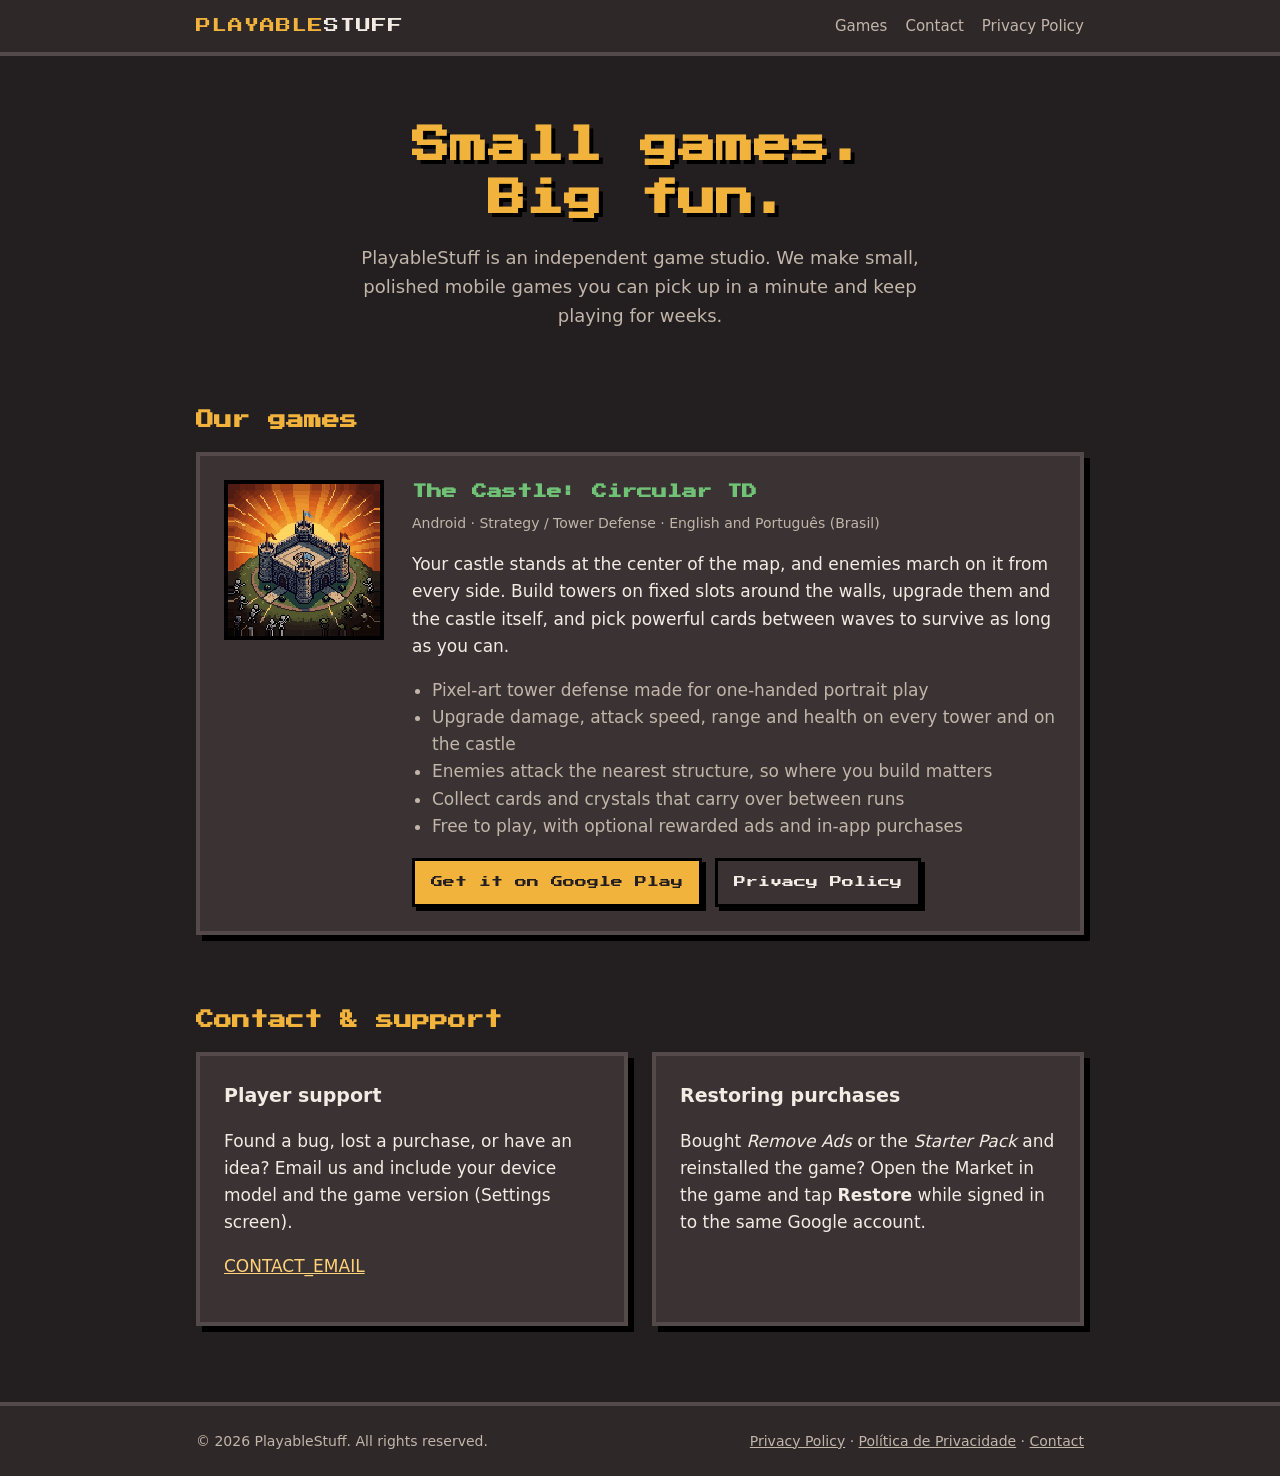
<file: index.html>
<!doctype html>
<html lang="en">
<head>
  <meta charset="utf-8">
  <meta name="viewport" content="width=device-width, initial-scale=1">
  <title>PlayableStuff — Indie Mobile Games</title>
  <meta name="description" content="PlayableStuff is an independent game studio making small, polished mobile games. Our first game is The Castle: Circular TD, a pixel-art tower defense for Android.">
  <link rel="icon" type="image/png" href="assets/the-castle-icon.png">
  <link rel="preconnect" href="https://fonts.googleapis.com">
  <link rel="preconnect" href="https://fonts.gstatic.com" crossorigin>
  <link href="https://fonts.googleapis.com/css2?family=Press+Start+2P&display=swap" rel="stylesheet">
  <link rel="stylesheet" href="assets/style.css">
</head>
<body>
  <header class="site-header">
    <div class="wrap">
      <a class="brand" href="index.html">PLAYABLE<span>STUFF</span></a>
      <nav class="nav">
        <a href="#games">Games</a>
        <a href="#contact">Contact</a>
        <a href="privacy.html">Privacy Policy</a>
      </nav>
    </div>
  </header>

  <main>
    <div class="wrap">
      <section class="hero">
        <h1>Small games.<br>Big fun.</h1>
        <p>PlayableStuff is an independent game studio. We make small, polished mobile games you can pick up in a minute and keep playing for weeks.</p>
      </section>

      <section id="games">
        <h2>Our games</h2>
        <div class="card game">
          <img src="assets/the-castle-icon.png" alt="The Castle: Circular TD app icon" width="160" height="160">
          <div>
            <h3>The Castle: Circular TD</h3>
            <p class="meta">Android · Strategy / Tower Defense · English and Português (Brasil)</p>
            <p>Your castle stands at the center of the map, and enemies march on it from every side. Build towers on fixed slots around the walls, upgrade them and the castle itself, and pick powerful cards between waves to survive as long as you can.</p>
            <ul>
              <li>Pixel-art tower defense made for one-handed portrait play</li>
              <li>Upgrade damage, attack speed, range and health on every tower and on the castle</li>
              <li>Enemies attack the nearest structure, so where you build matters</li>
              <li>Collect cards and crystals that carry over between runs</li>
              <li>Free to play, with optional rewarded ads and in-app purchases</li>
            </ul>
            <!-- Replace href with the real store link once the listing is live:
                 https://play.google.com/store/apps/details?id=com.playablestuff.thecastle -->
            <a class="btn" href="https://play.google.com/store/apps/details?id=com.playablestuff.thecastle">Get it on Google Play</a>
            <a class="btn secondary" href="privacy.html">Privacy Policy</a>
          </div>
        </div>
      </section>

      <section id="contact">
        <h2>Contact &amp; support</h2>
        <div class="grid-2">
          <div class="card">
            <h3 style="margin-top:0">Player support</h3>
            <p>Found a bug, lost a purchase, or have an idea? Email us and include your device model and the game version (Settings screen).</p>
            <p><a href="mailto:CONTACT_EMAIL">CONTACT_EMAIL</a></p>
          </div>
          <div class="card">
            <h3 style="margin-top:0">Restoring purchases</h3>
            <p>Bought <em>Remove Ads</em> or the <em>Starter Pack</em> and reinstalled the game? Open the Market in the game and tap <strong>Restore</strong> while signed in to the same Google account.</p>
          </div>
        </div>
      </section>
    </div>
  </main>

  <footer class="site-footer">
    <div class="wrap">
      <span>© 2026 PlayableStuff. All rights reserved.</span>
      <span><a href="privacy.html">Privacy Policy</a> · <a href="privacy-pt.html">Política de Privacidade</a> · <a href="mailto:CONTACT_EMAIL">Contact</a></span>
    </div>
  </footer>
</body>
</html>
</file>
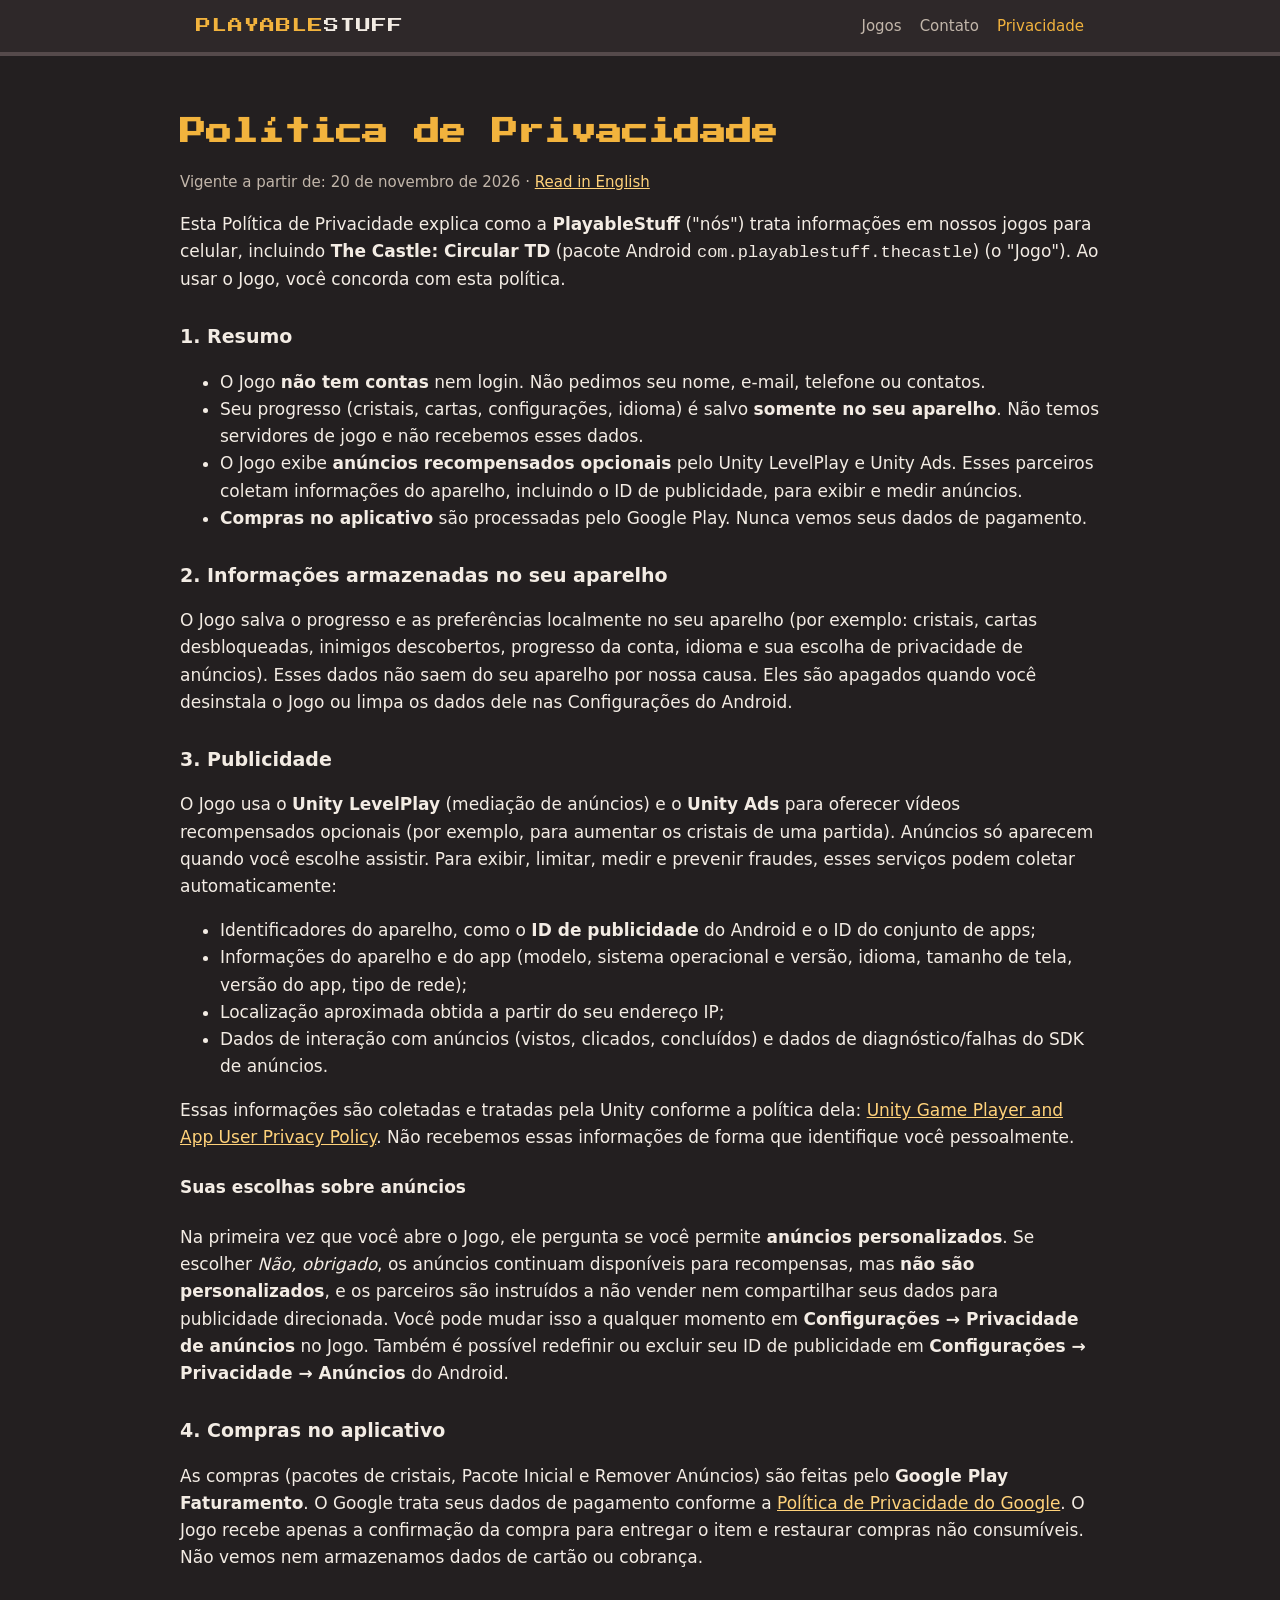
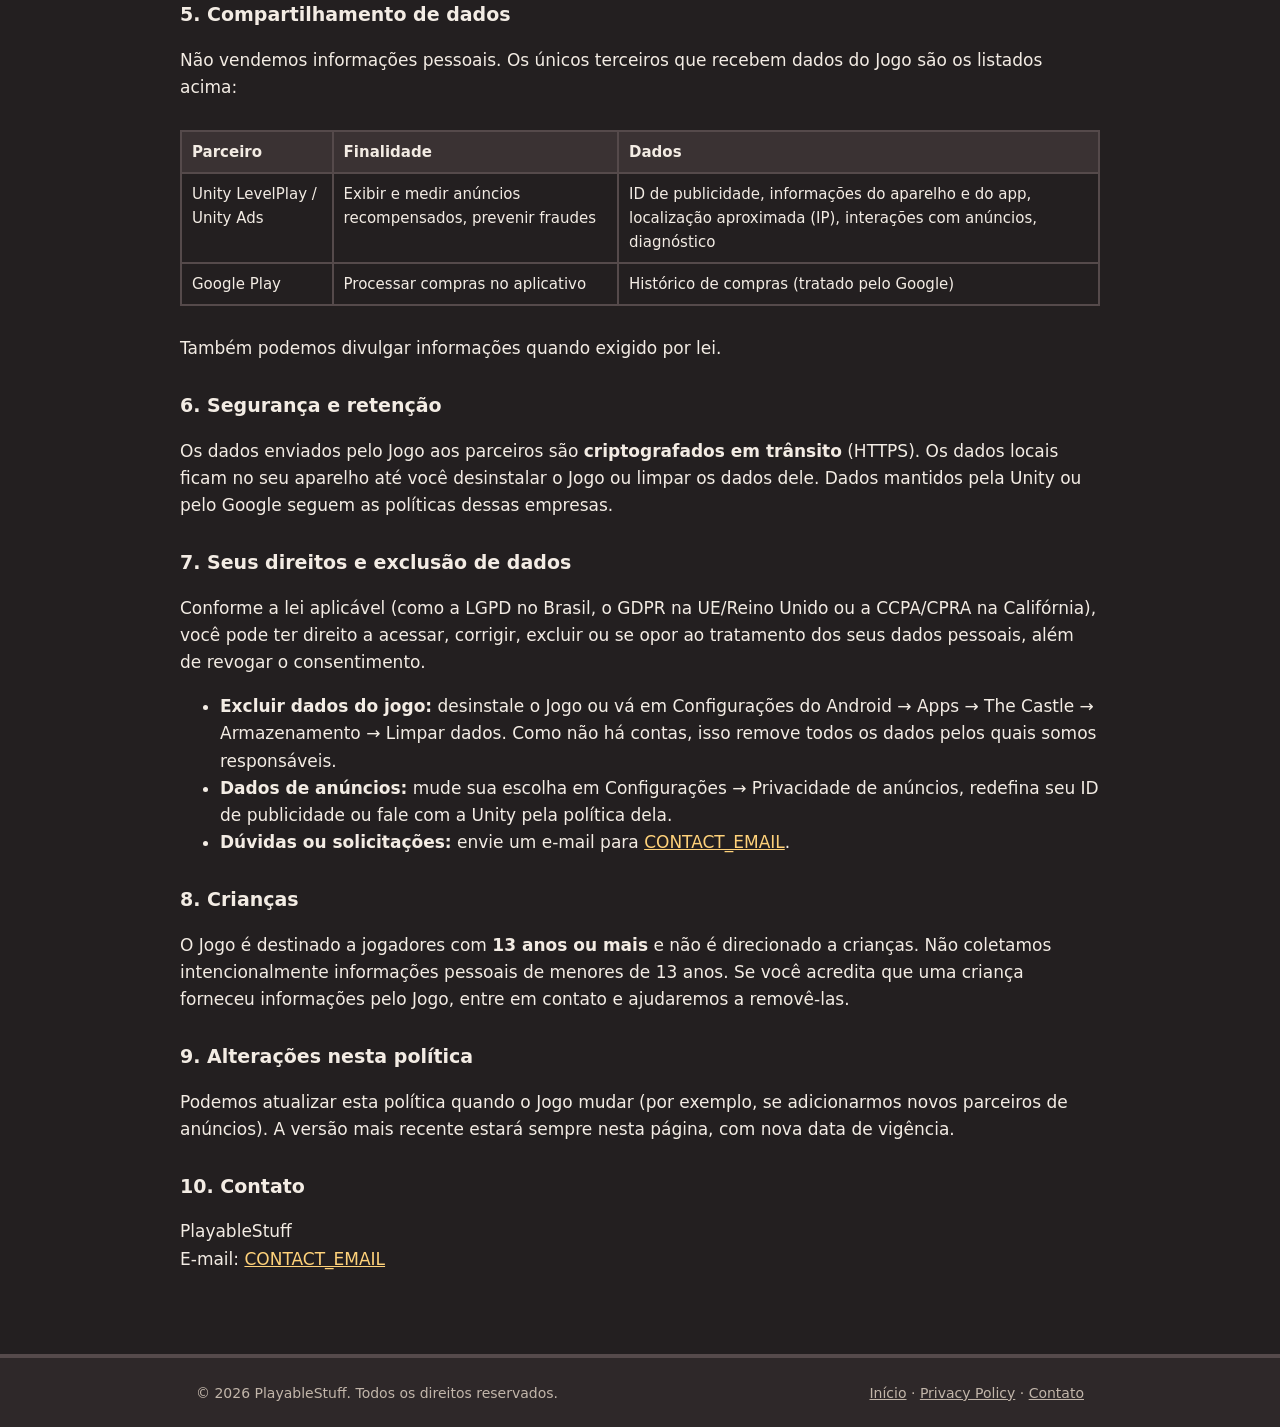
<file: privacy-pt.html>
<!doctype html>
<html lang="pt-BR">
<head>
  <meta charset="utf-8">
  <meta name="viewport" content="width=device-width, initial-scale=1">
  <title>Política de Privacidade — PlayableStuff</title>
  <meta name="description" content="Política de privacidade de The Castle: Circular TD e outros jogos da PlayableStuff.">
  <link rel="icon" type="image/png" href="assets/the-castle-icon.png">
  <link rel="preconnect" href="https://fonts.googleapis.com">
  <link rel="preconnect" href="https://fonts.gstatic.com" crossorigin>
  <link href="https://fonts.googleapis.com/css2?family=Press+Start+2P&display=swap" rel="stylesheet">
  <link rel="stylesheet" href="assets/style.css">
</head>
<body>
  <header class="site-header">
    <div class="wrap">
      <a class="brand" href="index.html">PLAYABLE<span>STUFF</span></a>
      <nav class="nav">
        <a href="index.html#games">Jogos</a>
        <a href="index.html#contact">Contato</a>
        <a href="privacy-pt.html" aria-current="page">Privacidade</a>
      </nav>
    </div>
  </header>

  <main class="wrap legal">
    <h1>Política de Privacidade</h1>
    <p class="updated">Vigente a partir de: 20 de novembro de 2026 · <span class="lang-switch"><a href="privacy.html">Read in English</a></span></p>

    <p>Esta Política de Privacidade explica como a <strong>PlayableStuff</strong> ("nós") trata informações em nossos jogos para celular, incluindo <strong>The Castle: Circular TD</strong> (pacote Android <code>com.playablestuff.thecastle</code>) (o "Jogo"). Ao usar o Jogo, você concorda com esta política.</p>

    <h3>1. Resumo</h3>
    <ul>
      <li>O Jogo <strong>não tem contas</strong> nem login. Não pedimos seu nome, e-mail, telefone ou contatos.</li>
      <li>Seu progresso (cristais, cartas, configurações, idioma) é salvo <strong>somente no seu aparelho</strong>. Não temos servidores de jogo e não recebemos esses dados.</li>
      <li>O Jogo exibe <strong>anúncios recompensados opcionais</strong> pelo Unity LevelPlay e Unity Ads. Esses parceiros coletam informações do aparelho, incluindo o ID de publicidade, para exibir e medir anúncios.</li>
      <li><strong>Compras no aplicativo</strong> são processadas pelo Google Play. Nunca vemos seus dados de pagamento.</li>
    </ul>

    <h3>2. Informações armazenadas no seu aparelho</h3>
    <p>O Jogo salva o progresso e as preferências localmente no seu aparelho (por exemplo: cristais, cartas desbloqueadas, inimigos descobertos, progresso da conta, idioma e sua escolha de privacidade de anúncios). Esses dados não saem do seu aparelho por nossa causa. Eles são apagados quando você desinstala o Jogo ou limpa os dados dele nas Configurações do Android.</p>

    <h3>3. Publicidade</h3>
    <p>O Jogo usa o <strong>Unity LevelPlay</strong> (mediação de anúncios) e o <strong>Unity Ads</strong> para oferecer vídeos recompensados opcionais (por exemplo, para aumentar os cristais de uma partida). Anúncios só aparecem quando você escolhe assistir. Para exibir, limitar, medir e prevenir fraudes, esses serviços podem coletar automaticamente:</p>
    <ul>
      <li>Identificadores do aparelho, como o <strong>ID de publicidade</strong> do Android e o ID do conjunto de apps;</li>
      <li>Informações do aparelho e do app (modelo, sistema operacional e versão, idioma, tamanho de tela, versão do app, tipo de rede);</li>
      <li>Localização aproximada obtida a partir do seu endereço IP;</li>
      <li>Dados de interação com anúncios (vistos, clicados, concluídos) e dados de diagnóstico/falhas do SDK de anúncios.</li>
    </ul>
    <p>Essas informações são coletadas e tratadas pela Unity conforme a política dela: <a href="https://unity.com/legal/game-player-and-app-user-privacy-policy" rel="noopener">Unity Game Player and App User Privacy Policy</a>. Não recebemos essas informações de forma que identifique você pessoalmente.</p>

    <h4>Suas escolhas sobre anúncios</h4>
    <p>Na primeira vez que você abre o Jogo, ele pergunta se você permite <strong>anúncios personalizados</strong>. Se escolher <em>Não, obrigado</em>, os anúncios continuam disponíveis para recompensas, mas <strong>não são personalizados</strong>, e os parceiros são instruídos a não vender nem compartilhar seus dados para publicidade direcionada. Você pode mudar isso a qualquer momento em <strong>Configurações → Privacidade de anúncios</strong> no Jogo. Também é possível redefinir ou excluir seu ID de publicidade em <strong>Configurações → Privacidade → Anúncios</strong> do Android.</p>

    <h3>4. Compras no aplicativo</h3>
    <p>As compras (pacotes de cristais, Pacote Inicial e Remover Anúncios) são feitas pelo <strong>Google Play Faturamento</strong>. O Google trata seus dados de pagamento conforme a <a href="https://policies.google.com/privacy?hl=pt-BR" rel="noopener">Política de Privacidade do Google</a>. O Jogo recebe apenas a confirmação da compra para entregar o item e restaurar compras não consumíveis. Não vemos nem armazenamos dados de cartão ou cobrança.</p>

    <h3>5. Compartilhamento de dados</h3>
    <p>Não vendemos informações pessoais. Os únicos terceiros que recebem dados do Jogo são os listados acima:</p>
    <div class="table-scroll">
      <table>
        <tr><th>Parceiro</th><th>Finalidade</th><th>Dados</th></tr>
        <tr><td>Unity LevelPlay / Unity Ads</td><td>Exibir e medir anúncios recompensados, prevenir fraudes</td><td>ID de publicidade, informações do aparelho e do app, localização aproximada (IP), interações com anúncios, diagnóstico</td></tr>
        <tr><td>Google Play</td><td>Processar compras no aplicativo</td><td>Histórico de compras (tratado pelo Google)</td></tr>
      </table>
    </div>
    <p>Também podemos divulgar informações quando exigido por lei.</p>

    <h3>6. Segurança e retenção</h3>
    <p>Os dados enviados pelo Jogo aos parceiros são <strong>criptografados em trânsito</strong> (HTTPS). Os dados locais ficam no seu aparelho até você desinstalar o Jogo ou limpar os dados dele. Dados mantidos pela Unity ou pelo Google seguem as políticas dessas empresas.</p>

    <h3>7. Seus direitos e exclusão de dados</h3>
    <p>Conforme a lei aplicável (como a LGPD no Brasil, o GDPR na UE/Reino Unido ou a CCPA/CPRA na Califórnia), você pode ter direito a acessar, corrigir, excluir ou se opor ao tratamento dos seus dados pessoais, além de revogar o consentimento.</p>
    <ul>
      <li><strong>Excluir dados do jogo:</strong> desinstale o Jogo ou vá em Configurações do Android → Apps → The Castle → Armazenamento → Limpar dados. Como não há contas, isso remove todos os dados pelos quais somos responsáveis.</li>
      <li><strong>Dados de anúncios:</strong> mude sua escolha em Configurações → Privacidade de anúncios, redefina seu ID de publicidade ou fale com a Unity pela política dela.</li>
      <li><strong>Dúvidas ou solicitações:</strong> envie um e-mail para <a href="mailto:CONTACT_EMAIL">CONTACT_EMAIL</a>.</li>
    </ul>

    <h3>8. Crianças</h3>
    <p>O Jogo é destinado a jogadores com <strong>13 anos ou mais</strong> e não é direcionado a crianças. Não coletamos intencionalmente informações pessoais de menores de 13 anos. Se você acredita que uma criança forneceu informações pelo Jogo, entre em contato e ajudaremos a removê-las.</p>

    <h3>9. Alterações nesta política</h3>
    <p>Podemos atualizar esta política quando o Jogo mudar (por exemplo, se adicionarmos novos parceiros de anúncios). A versão mais recente estará sempre nesta página, com nova data de vigência.</p>

    <h3>10. Contato</h3>
    <p>PlayableStuff<br>E-mail: <a href="mailto:CONTACT_EMAIL">CONTACT_EMAIL</a></p>
  </main>

  <footer class="site-footer">
    <div class="wrap">
      <span>© 2026 PlayableStuff. Todos os direitos reservados.</span>
      <span><a href="index.html">Início</a> · <a href="privacy.html">Privacy Policy</a> · <a href="mailto:CONTACT_EMAIL">Contato</a></span>
    </div>
  </footer>
</body>
</html>
</file>
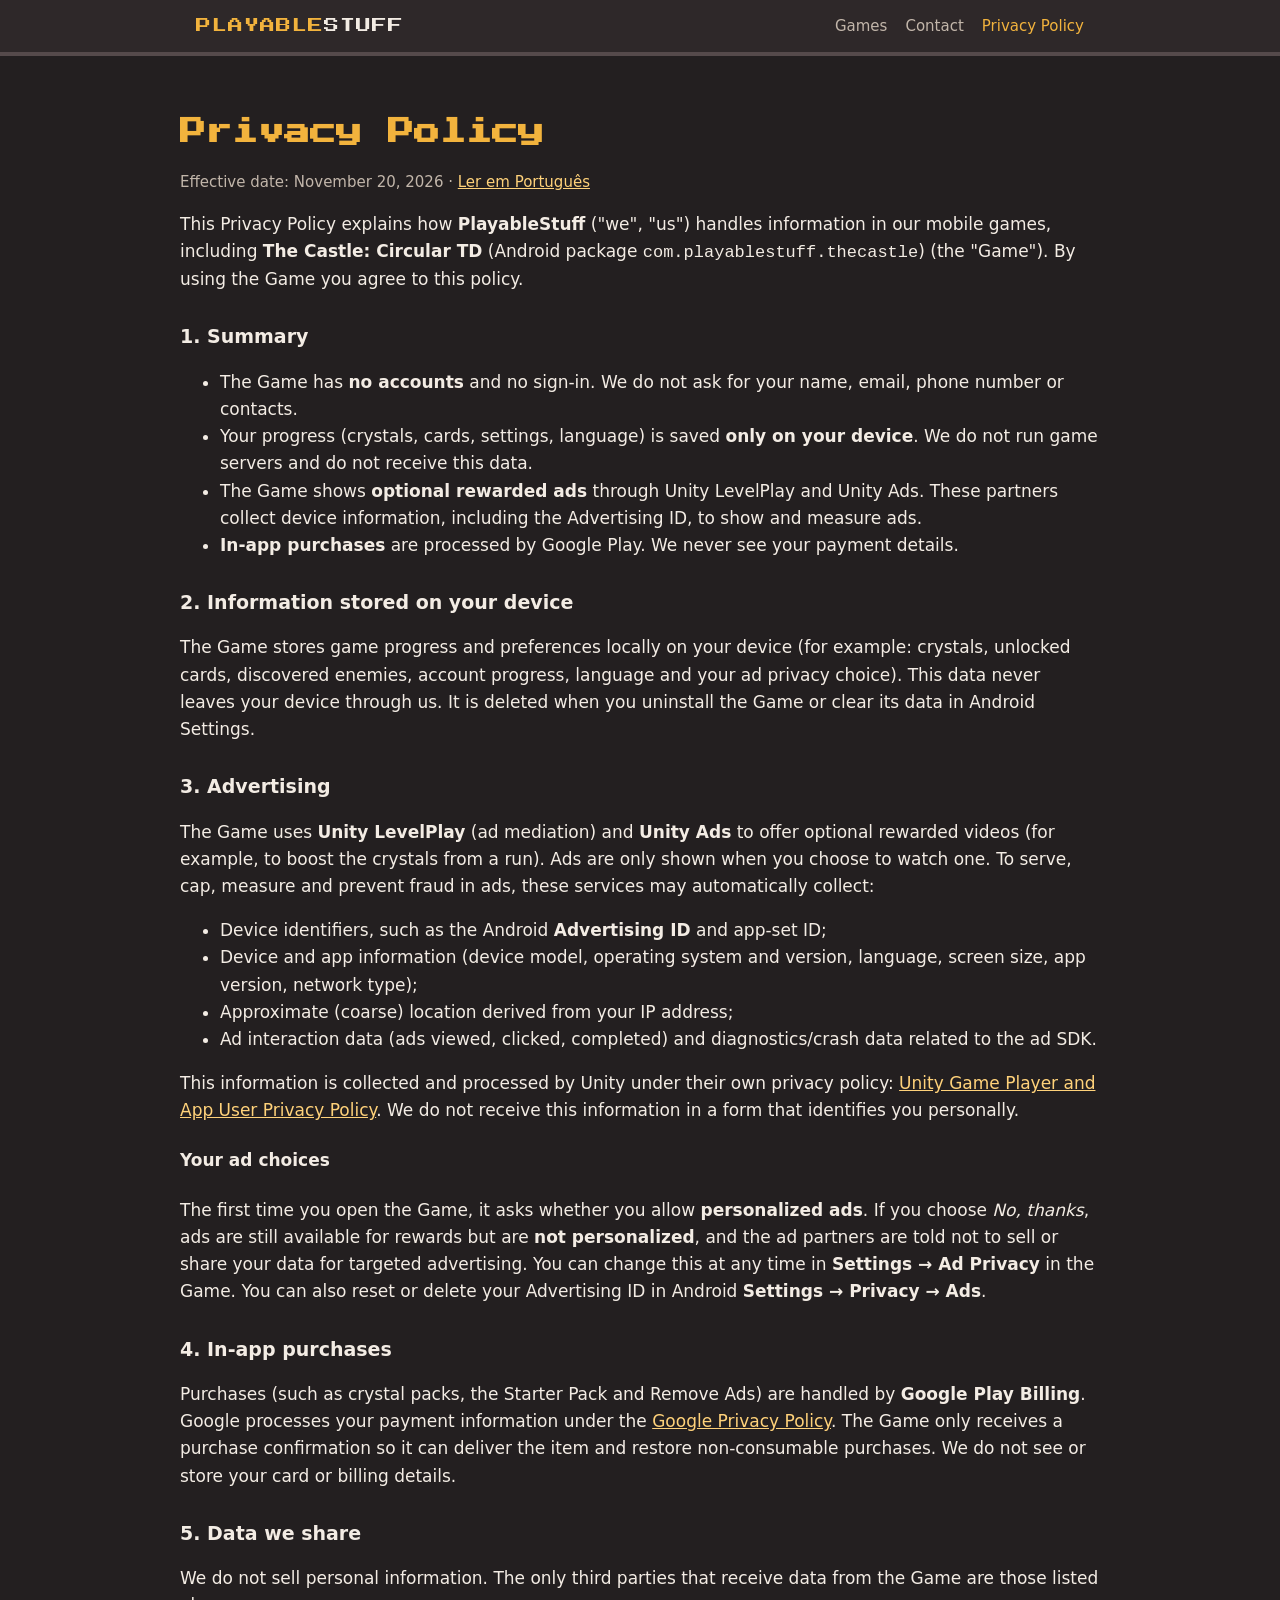
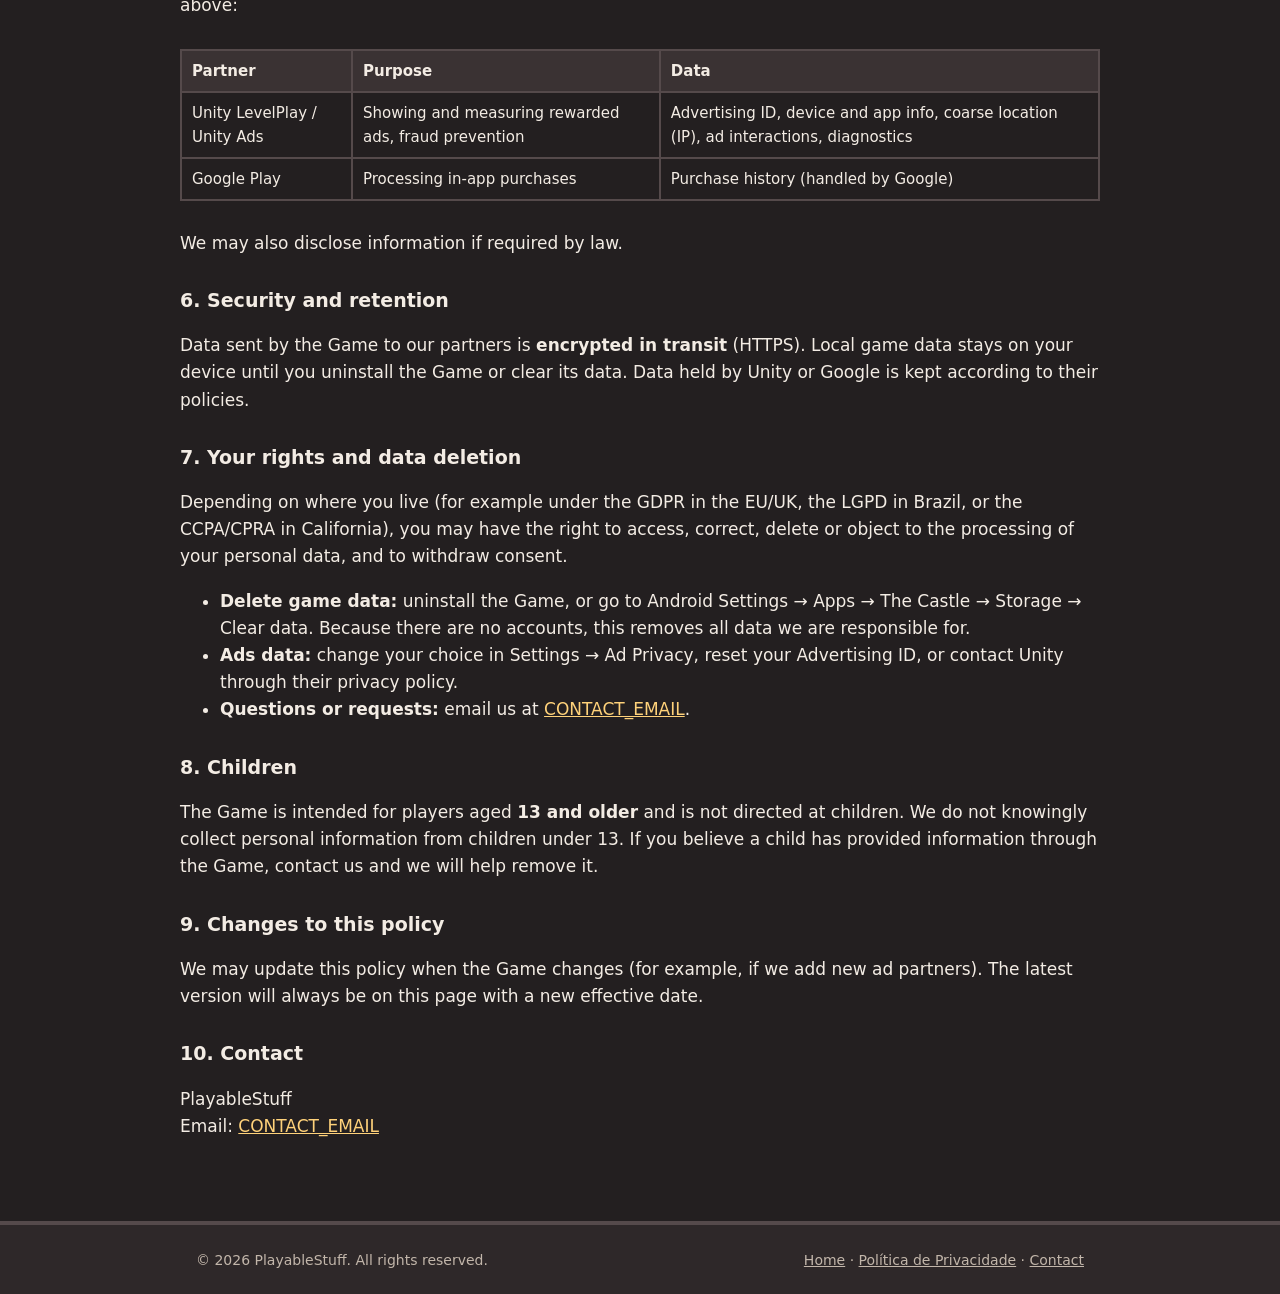
<file: privacy.html>
<!doctype html>
<html lang="en">
<head>
  <meta charset="utf-8">
  <meta name="viewport" content="width=device-width, initial-scale=1">
  <title>Privacy Policy — PlayableStuff</title>
  <meta name="description" content="Privacy policy for The Castle: Circular TD and other PlayableStuff games.">
  <link rel="icon" type="image/png" href="assets/the-castle-icon.png">
  <link rel="preconnect" href="https://fonts.googleapis.com">
  <link rel="preconnect" href="https://fonts.gstatic.com" crossorigin>
  <link href="https://fonts.googleapis.com/css2?family=Press+Start+2P&display=swap" rel="stylesheet">
  <link rel="stylesheet" href="assets/style.css">
</head>
<body>
  <header class="site-header">
    <div class="wrap">
      <a class="brand" href="index.html">PLAYABLE<span>STUFF</span></a>
      <nav class="nav">
        <a href="index.html#games">Games</a>
        <a href="index.html#contact">Contact</a>
        <a href="privacy.html" aria-current="page">Privacy Policy</a>
      </nav>
    </div>
  </header>

  <main class="wrap legal">
    <h1>Privacy Policy</h1>
    <p class="updated">Effective date: November 20, 2026 · <span class="lang-switch"><a href="privacy-pt.html">Ler em Português</a></span></p>

    <p>This Privacy Policy explains how <strong>PlayableStuff</strong> ("we", "us") handles information in our mobile games, including <strong>The Castle: Circular TD</strong> (Android package <code>com.playablestuff.thecastle</code>) (the "Game"). By using the Game you agree to this policy.</p>

    <h3>1. Summary</h3>
    <ul>
      <li>The Game has <strong>no accounts</strong> and no sign-in. We do not ask for your name, email, phone number or contacts.</li>
      <li>Your progress (crystals, cards, settings, language) is saved <strong>only on your device</strong>. We do not run game servers and do not receive this data.</li>
      <li>The Game shows <strong>optional rewarded ads</strong> through Unity LevelPlay and Unity Ads. These partners collect device information, including the Advertising ID, to show and measure ads.</li>
      <li><strong>In-app purchases</strong> are processed by Google Play. We never see your payment details.</li>
    </ul>

    <h3>2. Information stored on your device</h3>
    <p>The Game stores game progress and preferences locally on your device (for example: crystals, unlocked cards, discovered enemies, account progress, language and your ad privacy choice). This data never leaves your device through us. It is deleted when you uninstall the Game or clear its data in Android Settings.</p>

    <h3>3. Advertising</h3>
    <p>The Game uses <strong>Unity LevelPlay</strong> (ad mediation) and <strong>Unity Ads</strong> to offer optional rewarded videos (for example, to boost the crystals from a run). Ads are only shown when you choose to watch one. To serve, cap, measure and prevent fraud in ads, these services may automatically collect:</p>
    <ul>
      <li>Device identifiers, such as the Android <strong>Advertising ID</strong> and app-set ID;</li>
      <li>Device and app information (device model, operating system and version, language, screen size, app version, network type);</li>
      <li>Approximate (coarse) location derived from your IP address;</li>
      <li>Ad interaction data (ads viewed, clicked, completed) and diagnostics/crash data related to the ad SDK.</li>
    </ul>
    <p>This information is collected and processed by Unity under their own privacy policy: <a href="https://unity.com/legal/game-player-and-app-user-privacy-policy" rel="noopener">Unity Game Player and App User Privacy Policy</a>. We do not receive this information in a form that identifies you personally.</p>

    <h4>Your ad choices</h4>
    <p>The first time you open the Game, it asks whether you allow <strong>personalized ads</strong>. If you choose <em>No, thanks</em>, ads are still available for rewards but are <strong>not personalized</strong>, and the ad partners are told not to sell or share your data for targeted advertising. You can change this at any time in <strong>Settings → Ad Privacy</strong> in the Game. You can also reset or delete your Advertising ID in Android <strong>Settings → Privacy → Ads</strong>.</p>

    <h3>4. In-app purchases</h3>
    <p>Purchases (such as crystal packs, the Starter Pack and Remove Ads) are handled by <strong>Google Play Billing</strong>. Google processes your payment information under the <a href="https://policies.google.com/privacy" rel="noopener">Google Privacy Policy</a>. The Game only receives a purchase confirmation so it can deliver the item and restore non-consumable purchases. We do not see or store your card or billing details.</p>

    <h3>5. Data we share</h3>
    <p>We do not sell personal information. The only third parties that receive data from the Game are those listed above:</p>
    <div class="table-scroll">
      <table>
        <tr><th>Partner</th><th>Purpose</th><th>Data</th></tr>
        <tr><td>Unity LevelPlay / Unity Ads</td><td>Showing and measuring rewarded ads, fraud prevention</td><td>Advertising ID, device and app info, coarse location (IP), ad interactions, diagnostics</td></tr>
        <tr><td>Google Play</td><td>Processing in-app purchases</td><td>Purchase history (handled by Google)</td></tr>
      </table>
    </div>
    <p>We may also disclose information if required by law.</p>

    <h3>6. Security and retention</h3>
    <p>Data sent by the Game to our partners is <strong>encrypted in transit</strong> (HTTPS). Local game data stays on your device until you uninstall the Game or clear its data. Data held by Unity or Google is kept according to their policies.</p>

    <h3>7. Your rights and data deletion</h3>
    <p>Depending on where you live (for example under the GDPR in the EU/UK, the LGPD in Brazil, or the CCPA/CPRA in California), you may have the right to access, correct, delete or object to the processing of your personal data, and to withdraw consent.</p>
    <ul>
      <li><strong>Delete game data:</strong> uninstall the Game, or go to Android Settings → Apps → The Castle → Storage → Clear data. Because there are no accounts, this removes all data we are responsible for.</li>
      <li><strong>Ads data:</strong> change your choice in Settings → Ad Privacy, reset your Advertising ID, or contact Unity through their privacy policy.</li>
      <li><strong>Questions or requests:</strong> email us at <a href="mailto:CONTACT_EMAIL">CONTACT_EMAIL</a>.</li>
    </ul>

    <h3>8. Children</h3>
    <p>The Game is intended for players aged <strong>13 and older</strong> and is not directed at children. We do not knowingly collect personal information from children under 13. If you believe a child has provided information through the Game, contact us and we will help remove it.</p>

    <h3>9. Changes to this policy</h3>
    <p>We may update this policy when the Game changes (for example, if we add new ad partners). The latest version will always be on this page with a new effective date.</p>

    <h3>10. Contact</h3>
    <p>PlayableStuff<br>Email: <a href="mailto:CONTACT_EMAIL">CONTACT_EMAIL</a></p>
  </main>

  <footer class="site-footer">
    <div class="wrap">
      <span>© 2026 PlayableStuff. All rights reserved.</span>
      <span><a href="index.html">Home</a> · <a href="privacy-pt.html">Política de Privacidade</a> · <a href="mailto:CONTACT_EMAIL">Contact</a></span>
    </div>
  </footer>
</body>
</html>
</file>
<file: assets/style.css>
:root {
  --bg: #231f20;
  --bg-2: #2e2829;
  --panel: #3a3233;
  --line: #554a4b;
  --text: #f3ece4;
  --muted: #c2b6aa;
  --accent: #f2b33d;
  --accent-2: #6fc276;
  --link: #ffd27a;
  --pixel: "Press Start 2P", ui-monospace, monospace;
  --body: system-ui, -apple-system, "Segoe UI", Roboto, Arial, sans-serif;
}

* { box-sizing: border-box; }

html { -webkit-text-size-adjust: 100%; }

body {
  margin: 0;
  background: var(--bg);
  color: var(--text);
  font-family: var(--body);
  font-size: 17px;
  line-height: 1.6;
}

a { color: var(--link); }
a:hover { color: var(--accent); }

.wrap { max-width: 920px; margin: 0 auto; padding: 0 16px; }

/* Header */
.site-header {
  border-bottom: 4px solid var(--line);
  background: var(--bg-2);
}
.site-header .wrap {
  display: flex; align-items: center; justify-content: space-between;
  gap: 16px; flex-wrap: wrap; padding-top: 14px; padding-bottom: 14px;
}
.brand {
  font-family: var(--pixel); font-size: 15px; color: var(--accent);
  text-decoration: none; letter-spacing: 1px;
}
.brand span { color: var(--text); }
.nav { display: flex; gap: 18px; flex-wrap: wrap; }
.nav a { color: var(--muted); text-decoration: none; font-size: 15px; }
.nav a:hover, .nav a[aria-current="page"] { color: var(--accent); }

/* Hero */
.hero { padding: 64px 0 40px; text-align: center; }
.hero h1 {
  font-family: var(--pixel); font-size: clamp(22px, 5vw, 38px);
  line-height: 1.4; margin: 0 0 18px; color: var(--accent);
  text-shadow: 4px 4px 0 #000;
}
.hero p { color: var(--muted); max-width: 620px; margin: 0 auto; font-size: 18px; }

/* Sections */
section { padding: 36px 0; }
h2 {
  font-family: var(--pixel); font-size: 18px; line-height: 1.5;
  color: var(--accent); margin: 0 0 18px;
}
h3 { font-size: 19px; margin: 28px 0 8px; color: var(--text); }

.card {
  background: var(--panel); border: 4px solid var(--line);
  box-shadow: 6px 6px 0 #000; padding: 24px;
}

.game {
  display: grid; grid-template-columns: 160px 1fr; gap: 28px; align-items: start;
}
.game img {
  width: 160px; height: 160px; image-rendering: pixelated;
  border: 4px solid #000; display: block;
}
.game h3 { margin-top: 0; font-family: var(--pixel); font-size: 15px; line-height: 1.6; color: var(--accent-2); }
.game ul { padding-left: 20px; margin: 12px 0; color: var(--muted); }
.meta { font-size: 14px; color: var(--muted); margin: 6px 0 14px; }

.btn {
  display: inline-block; font-family: var(--pixel); font-size: 12px;
  padding: 12px 16px; margin: 6px 8px 0 0; text-decoration: none;
  background: var(--accent); color: #231f20; border: 3px solid #000;
  box-shadow: 4px 4px 0 #000;
}
.btn:hover { background: #ffc85a; color: #231f20; }
.btn.secondary { background: var(--panel); color: var(--text); }
.btn.secondary:hover { background: var(--line); color: var(--text); }

.grid-2 { display: grid; grid-template-columns: 1fr 1fr; gap: 24px; }

/* Legal pages */
.legal { padding: 40px 0 24px; }
.legal h1 { font-family: var(--pixel); font-size: clamp(18px, 4vw, 26px); line-height: 1.5; color: var(--accent); }
.legal .updated { color: var(--muted); font-size: 15px; }
.legal table { width: 100%; border-collapse: collapse; margin: 12px 0; font-size: 15px; }
.legal th, .legal td { border: 2px solid var(--line); padding: 8px 10px; text-align: left; vertical-align: top; }
.legal th { background: var(--panel); }
.table-scroll { overflow-x: auto; }
.lang-switch { font-size: 15px; }

/* Footer */
.site-footer {
  border-top: 4px solid var(--line); background: var(--bg-2);
  margin-top: 40px; padding: 24px 0; color: var(--muted); font-size: 14px;
}
.site-footer .wrap { display: flex; justify-content: space-between; gap: 12px; flex-wrap: wrap; }
.site-footer a { color: var(--muted); }

@media (max-width: 640px) {
  .game { grid-template-columns: 1fr; }
  .game img { width: 128px; height: 128px; }
  .grid-2 { grid-template-columns: 1fr; }
  .hero { padding: 44px 0 24px; }
}
</file>
